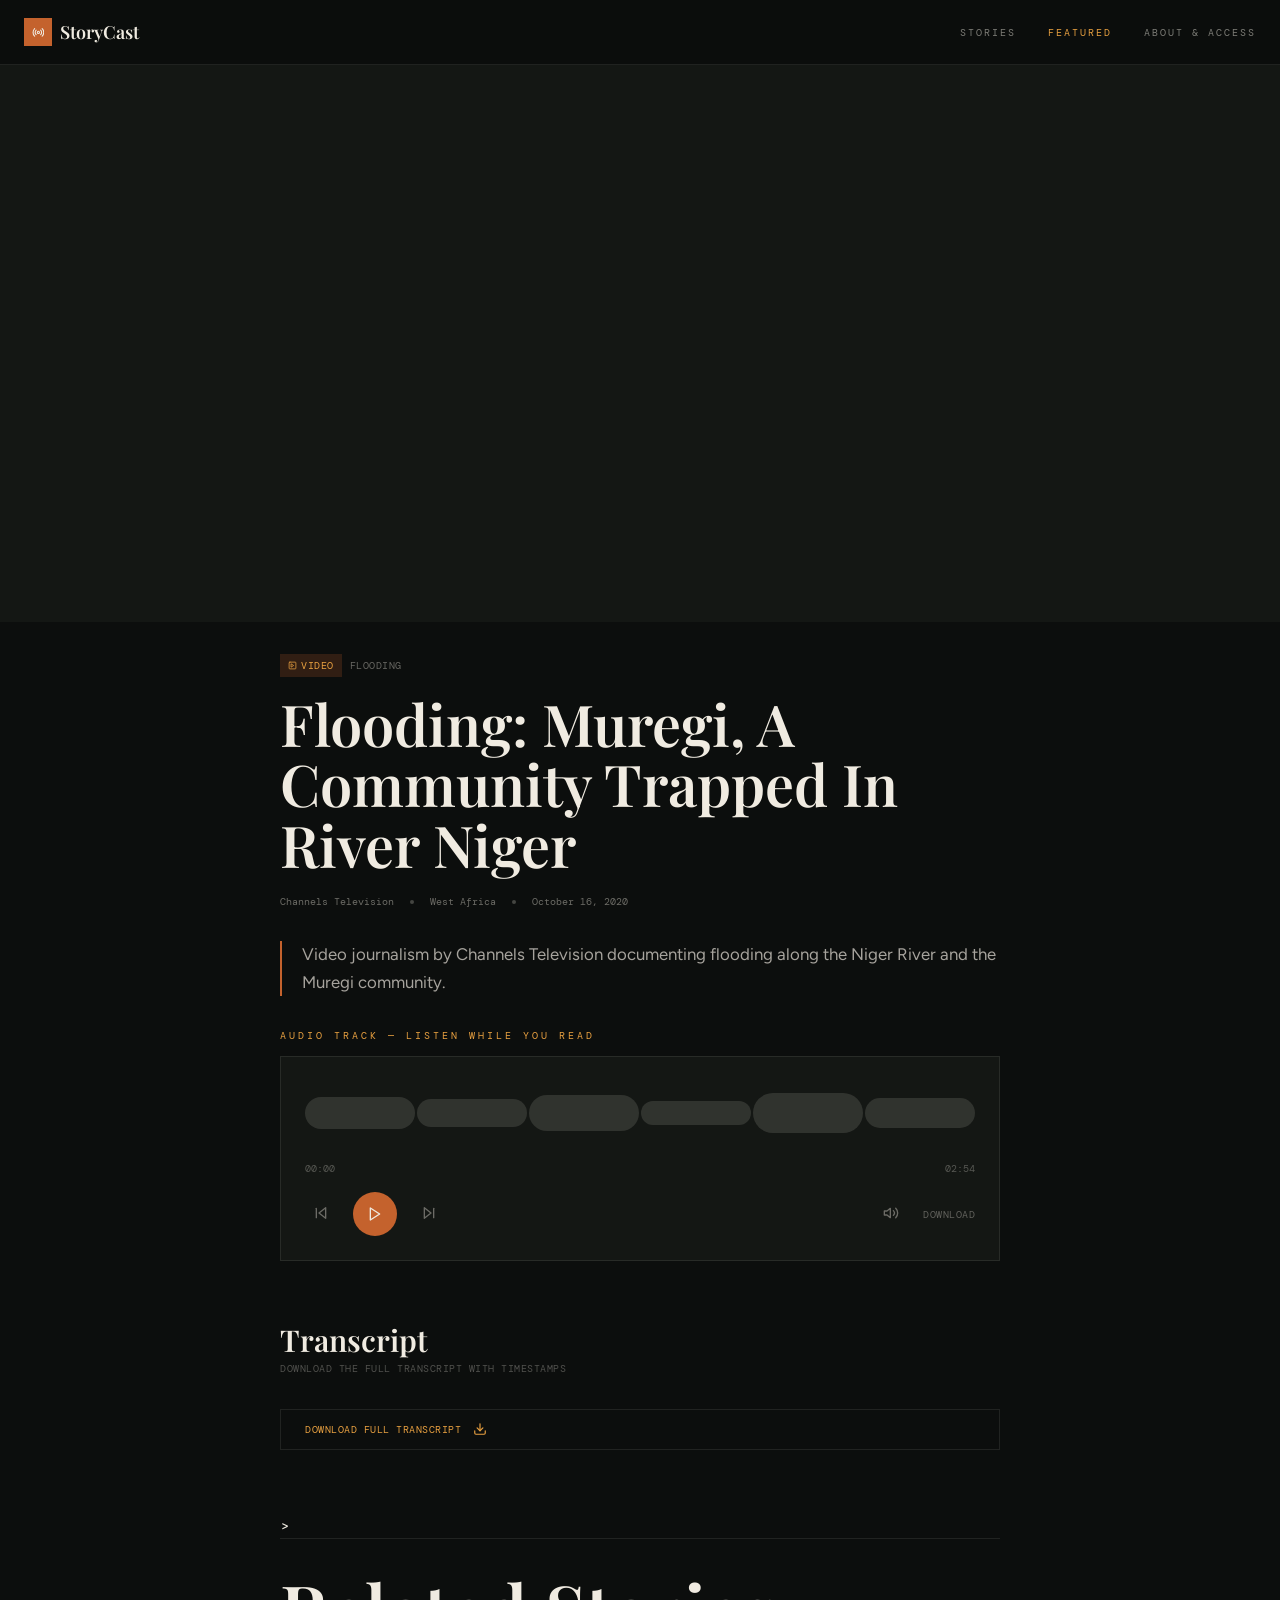
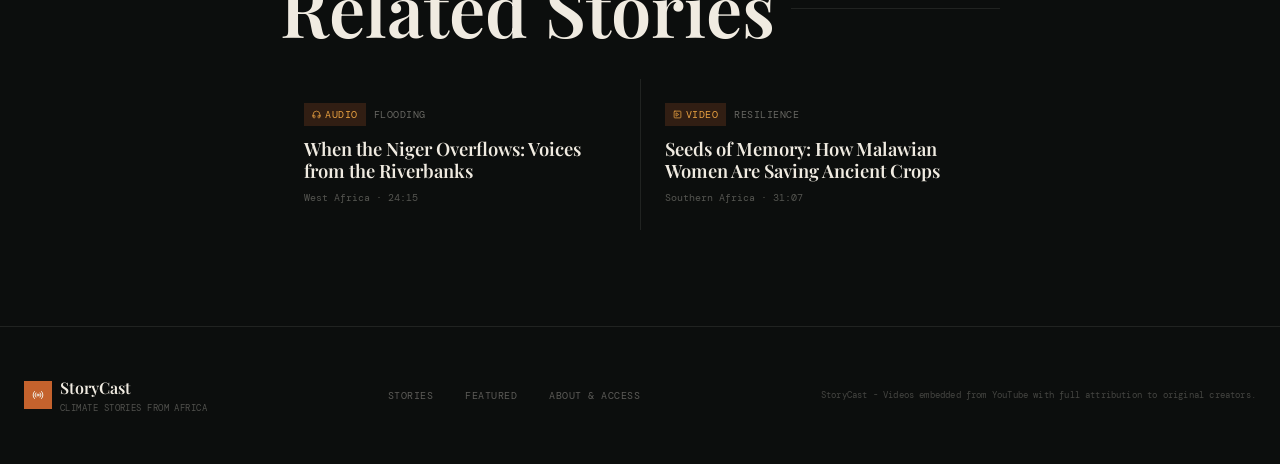
<file: story/flooding-niger.html>
<!DOCTYPE html>
<html lang="en">
<head>
  <meta charset="UTF-8">
  <meta name="viewport" content="width=device-width, initial-scale=1.0">
  <title>Flooding: Muregi Community Trapped In River Niger — StoryCast</title>
  <meta name="description" content="Unprecedented flooding along the Niger River has displaced thousands. This documentary explores a community trapped by rising waters.">
  <link rel="stylesheet" href="../css/main.css">
</head>
<body class="page-wrapper">
  
  <header class="site-header" role="banner">
    <div class="header-container">
      <a href="../index.html" class="site-logo" aria-label="StoryCast — go to homepage">
        <span class="site-logo__icon" aria-hidden="true">
          <svg xmlns="http://www.w3.org/2000/svg" width="24" height="24" viewBox="0 0 24 24" fill="none" stroke="currentColor" stroke-width="2" stroke-linecap="round" stroke-linejoin="round"><circle cx="12" cy="12" r="2"/><path d="M16.24 7.76a6 6 0 0 1 0 8.49m-8.48-.01a6 6 0 0 1 0-8.49m11.31-2.82a10 10 0 0 1 0 14.14m-14.14 0a10 10 0 0 1 0-14.14"/></svg>
        </span>
        <span class="site-logo__text">StoryCast</span>
      </a>

      <nav class="main-nav" aria-label="Main navigation">
        <a href="../index.html" class="main-nav__link">Stories</a>
        <a href="main-story.html" class="main-nav__link main-nav__link--active" aria-current="page">Featured</a>
        <a href="../about.html" class="main-nav__link">About & Access</a>
      </nav>

      <button class="mobile-menu-toggle" aria-label="Open navigation menu" aria-expanded="false" aria-controls="mobile-nav">
        <svg xmlns="http://www.w3.org/2000/svg" width="24" height="24" viewBox="0 0 24 24" fill="none" stroke="currentColor" stroke-width="2" stroke-linecap="round" stroke-linejoin="round"><line x1="3" y1="12" x2="21" y2="12"/><line x1="3" y1="6" x2="21" y2="6"/><line x1="3" y1="18" x2="21" y2="18"/></svg>
      </button>
    </div>

    <nav id="mobile-nav" class="mobile-nav" hidden aria-label="Mobile navigation">
      <a href="../index.html" class="mobile-nav__link">Stories</a>
      <a href="main-story.html" class="mobile-nav__link mobile-nav__link--active" aria-current="page">Featured</a>
      <a href="../about.html" class="mobile-nav__link">About & Access</a>
    </nav>
  </header>

  <main id="main-content" class="main-content">
    
    <article>
      <!-- Hero -->
      <div class="story-hero">
        <div class="story-hero__media">
          <iframe 
            width="100%" 
            height="100%" 
            src="https://www.youtube.com/embed/D3AyHZQYadA" 
            title="Flooding: Muregi, A Community Trapped In River Niger"
            frameborder="0" 
            allow="accelerometer; autoplay; clipboard-write; encrypted-media; gyroscope; picture-in-picture; web-share" 
            referrerpolicy="strict-origin-when-cross-origin" 
            allowfullscreen
            style="position: absolute; top: 0; left: 0; width: 100%; height: 100%;">
          </iframe>
        </div>
      </div>

      <!-- Header -->
      <header class="story-header">
        <div class="media-tag">
          <span class="media-tag__type">
            <svg xmlns="http://www.w3.org/2000/svg" width="24" height="24" viewBox="0 0 24 24" fill="none" stroke="currentColor" stroke-width="2" stroke-linecap="round" stroke-linejoin="round"><rect width="18" height="18" x="3" y="3" rx="2"/><path d="m9 8 6 4-6 4Z"/></svg>
            Video
          </span>
            <span class="media-tag__category">Flooding</span>
        </div>
        
        <h1 class="story-header__title">Flooding: Muregi, A Community Trapped In River Niger</h1>
        
        <div class="story-header__meta">
          <span>Channels Television</span>
          <span class="story-header__meta-dot" aria-hidden="true"></span>
          <span>West Africa</span>
          <span class="story-header__meta-dot" aria-hidden="true"></span>
          <span>October 16, 2020</span>
        </div>
        
        <p class="story-header__description">
          Video journalism by Channels Television documenting flooding along the Niger River and the Muregi community.
        </p>
      </header>

      <!-- Content -->
      <div class="story-content">
        
        <!-- Audio Player -->
        <section class="story-section" aria-label="Audio player">
          <p class="story-section__label">Audio track — listen while you read</p>
          
          <!-- Hidden HTML5 Audio Element -->
          <audio id="story-audio" preload="metadata">
            <source src="../assets/audio/flooding-niger.webm" type="audio/webm">
            Your browser does not support the audio element.
          </audio>
          
          <div class="audio-player">
            <div class="audio-player__waveform" role="slider" aria-label="Audio playback position" aria-valuenow="0" aria-valuemin="0" aria-valuemax="100" tabindex="0">
              <div class="audio-player__bar"></div>
              <div class="audio-player__bar"></div>
              <div class="audio-player__bar"></div>
              <div class="audio-player__bar"></div>
              <div class="audio-player__bar"></div>
              <div class="audio-player__bar"></div>
            </div>
            
            <div class="audio-player__time">
              <span id="current-time">00:00</span>
              <span id="duration">00:00</span>
            </div>
            
            <div class="audio-player__controls">
              <button class="audio-player__button" aria-label="Skip back 10 seconds" id="skip-back">
                <svg xmlns="http://www.w3.org/2000/svg" width="24" height="24" viewBox="0 0 24 24" fill="none" stroke="currentColor" stroke-width="2" stroke-linecap="round" stroke-linejoin="round"><polygon points="19 20 9 12 19 4 19 20"/><line x1="5" y1="19" x2="5" y2="5"/></svg>
              </button>
              <button class="audio-player__button audio-player__button--play" aria-label="Play" id="play-pause">
                <svg xmlns="http://www.w3.org/2000/svg" width="24" height="24" viewBox="0 0 24 24" fill="none" stroke="currentColor" stroke-width="2" stroke-linecap="round" stroke-linejoin="round"><polygon points="5 3 19 12 5 21 5 3"/></svg>
              </button>
              <button class="audio-player__button" aria-label="Skip forward 10 seconds" id="skip-forward">
                <svg xmlns="http://www.w3.org/2000/svg" width="24" height="24" viewBox="0 0 24 24" fill="none" stroke="currentColor" stroke-width="2" stroke-linecap="round" stroke-linejoin="round"><polygon points="5 4 15 12 5 20 5 4"/><line x1="19" y1="5" x2="19" y2="19"/></svg>
              </button>
              <div class="audio-player__secondary">
                <button class="audio-player__button" aria-label="Mute" id="mute">
                  <svg xmlns="http://www.w3.org/2000/svg" width="24" height="24" viewBox="0 0 24 24" fill="none" stroke="currentColor" stroke-width="2" stroke-linecap="round" stroke-linejoin="round"><polygon points="11 5 6 9 2 9 2 15 6 15 11 19 11 5"/><path d="M15.54 8.46a5 5 0 0 1 0 7.07"/><path d="M19.07 4.93a10 10 0 0 1 0 14.14"/></svg>
                </button>
                <a href="../assets/audio/flooding-niger.webm" download class="audio-player__download" aria-label="Download audio file">Download</a>
              </div>
            </div>
          </div>
        </section>

        <!-- Transcript -->
  <section class="story-section" aria-labelledby="transcript-heading">
          <h2 id="transcript-heading" class="story-section__title">Transcript</h2>
          <p class="story-section__subtitle">Download the full transcript with timestamps</p>
          
          <div class="transcript">
            <a href="../assets/transcripts/flooding-niger.txt" download class="btn btn--ghost">
              Download Full Transcript
              <svg xmlns="http://www.w3.org/2000/svg" width="24" height="24" viewBox="0 0 24 24" fill="none" stroke="currentColor" stroke-width="2" stroke-linecap="round" stroke-linejoin="round"><path d="M21 15v4a2 2 0 0 1-2 2H5a2 2 0 0 1-2-2v-4"/><polyline points="7 10 12 15 17 10"/><line x1="12" y1="15" x2="12" y2="3"/></svg>
            </a>
          </div>
        </section>>

        <!-- Related Stories -->
        <section class="related-stories" aria-labelledby="related-heading">
          <div class="related-stories__header">
            <h2 id="related-heading" class="related-stories__title">Related Stories</h2>
            <div class="related-stories__divider" aria-hidden="true"></div>
          </div>
          
          <div class="related-stories__grid">
            
            <article class="related-stories__card">
              <a href="flooding-niger.html">
                <div class="media-tag">
                  <span class="media-tag__type">
                    <svg xmlns="http://www.w3.org/2000/svg" width="24" height="24" viewBox="0 0 24 24" fill="none" stroke="currentColor" stroke-width="2" stroke-linecap="round" stroke-linejoin="round"><path d="M3 18v-6a9 9 0 0 1 18 0v6"/><path d="M21 19a2 2 0 0 1-2 2h-1a2 2 0 0 1-2-2v-3a2 2 0 0 1 2-2h3zM3 19a2 2 0 0 0 2 2h1a2 2 0 0 0 2-2v-3a2 2 0 0 0-2-2H3z"/></svg>
                    Audio
                  </span>
                  <span class="media-tag__category">Flooding</span>
                </div>
                <h3 class="related-stories__title-small">When the Niger Overflows: Voices from the Riverbanks</h3>
                <p class="related-stories__meta">West Africa · 24:15</p>
              </a>
            </article>
            
            <article class="related-stories__card">
              <a href="seeds-malawi.html">
                <div class="media-tag">
                  <span class="media-tag__type">
                    <svg xmlns="http://www.w3.org/2000/svg" width="24" height="24" viewBox="0 0 24 24" fill="none" stroke="currentColor" stroke-width="2" stroke-linecap="round" stroke-linejoin="round"><rect width="18" height="18" x="3" y="3" rx="2"/><path d="m9 8 6 4-6 4Z"/></svg>
                    Video
                  </span>
                  <span class="media-tag__category">Resilience</span>
                </div>
                <h3 class="related-stories__title-small">Seeds of Memory: How Malawian Women Are Saving Ancient Crops</h3>
                <p class="related-stories__meta">Southern Africa · 31:07</p>
              </a>
            </article>
            
          </div>
        </section>

      </div>
    </article>

  </main>

  <footer class="site-footer" role="contentinfo">
    <div class="footer-container">
      <div class="footer-brand">
        <span class="footer-brand__icon" aria-hidden="true">
          <svg xmlns="http://www.w3.org/2000/svg" width="24" height="24" viewBox="0 0 24 24" fill="none" stroke="currentColor" stroke-width="2" stroke-linecap="round" stroke-linejoin="round"><circle cx="12" cy="12" r="2"/><path d="M16.24 7.76a6 6 0 0 1 0 8.49m-8.48-.01a6 6 0 0 1 0-8.49m11.31-2.82a10 10 0 0 1 0 14.14m-14.14 0a10 10 0 0 1 0-14.14"/></svg>
        </span>
        <div>
          <p class="footer-brand__text">StoryCast</p>
          <p class="footer-brand__tagline">Climate Stories from Africa</p>
        </div>
      </div>
      <nav class="footer-nav" aria-label="Footer navigation">
        <a href="../index.html" class="footer-nav__link">Stories</a>
        <a href="main-story.html" class="footer-nav__link">Featured</a>
        <a href="../about.html" class="footer-nav__link">About & Access</a>
      </nav>
      <p class="footer-copyright">StoryCast - Videos embedded from YouTube with full attribution to original creators.</p>
    </div>
  </footer>

  <script src="../js/main.js"></script>
</body>
</html>
</file>
<file: css/main.css>
@import url("https://fonts.googleapis.com/css2?family=Playfair+Display:ital,wght@0,400;0,600;0,700;1,400;1,600&family=Figtree:wght@300;400;500&family=DM+Mono:wght@300;400;500&display=swap");
*, *::before, *::after {
  box-sizing: border-box;
  margin: 0;
  padding: 0;
}

html {
  font-size: 16px;
  scroll-behavior: smooth;
}

body {
  font-family: "Figtree", -apple-system, BlinkMacSystemFont, sans-serif;
  font-size: 1rem;
  font-weight: 400;
  line-height: 1.5;
  color: #F0EBE1;
  background-color: #0C0E0D;
  -webkit-font-smoothing: antialiased;
  -moz-osx-font-smoothing: grayscale;
}

h1, h2, h3, h4 {
  font-family: "Playfair Display", serif;
  font-weight: 600;
  line-height: 1.05;
}

h1 {
  font-size: clamp(2.4rem, 6vw, 4.5rem);
}

h2 {
  font-size: 2.25rem;
}

h3 {
  font-size: 1.25rem;
}

h4 {
  font-size: 1.125rem;
}

p {
  line-height: 1.625;
}

a {
  color: inherit;
  text-decoration: none;
}
a:hover {
  color: #E8A040;
}

img, video {
  max-width: 100%;
  height: auto;
  display: block;
}

button {
  font-family: inherit;
  cursor: pointer;
  border: none;
  background: none;
}
button:disabled {
  opacity: 0.5;
  cursor: not-allowed;
}

:focus-visible {
  outline: 2px solid #E8A040;
  outline-offset: 2px;
}

.sr-only {
  position: absolute;
  width: 1px;
  height: 1px;
  padding: 0;
  margin: -1px;
  overflow: hidden;
  clip: rect(0, 0, 0, 0);
  white-space: nowrap;
  border: 0;
}

.site-header {
  position: fixed;
  top: 0;
  left: 0;
  right: 0;
  z-index: 50;
  background-color: rgba(12, 14, 13, 0.9);
  backdrop-filter: blur(12px);
  border-bottom: 1px solid rgba(240, 235, 225, 0.09);
}

.header-container {
  max-width: 1280px;
  margin: 0 auto;
  padding: 0 1.5rem;
  height: 4rem;
  display: flex;
  align-items: center;
  justify-content: space-between;
}

.site-logo {
  display: flex;
  align-items: center;
  gap: 0.5rem;
  transition: opacity 0.2s;
}
.site-logo:hover {
  opacity: 0.8;
}
.site-logo__icon {
  width: 1.75rem;
  height: 1.75rem;
  background-color: #C4622D;
  display: flex;
  align-items: center;
  justify-content: center;
  flex-shrink: 0;
}
.site-logo__icon svg {
  width: 0.8rem;
  height: 0.8rem;
  color: #F0EBE1;
}
.site-logo__text {
  font-family: "Playfair Display", serif;
  font-size: 1.125rem;
  font-weight: 600;
  color: #F0EBE1;
}

.main-nav {
  display: none;
}
@media (min-width: 768px) {
  .main-nav {
    display: flex;
    align-items: center;
    gap: 2rem;
  }
}
.main-nav__link {
  font-family: "DM Mono", "Courier New", monospace;
  font-size: 0.625rem;
  text-transform: uppercase;
  letter-spacing: 0.2em;
  color: rgba(240, 235, 225, 0.5);
  transition: color 0.2s;
}
.main-nav__link:hover, .main-nav__link:focus {
  color: #F0EBE1;
}
.main-nav__link--active {
  color: #E8A040;
}

.mobile-menu-toggle {
  display: flex;
  padding: 0.25rem;
  color: rgba(240, 235, 225, 0.6);
}
@media (min-width: 768px) {
  .mobile-menu-toggle {
    display: none;
  }
}
.mobile-menu-toggle svg {
  width: 1.25rem;
  height: 1.25rem;
}
.mobile-menu-toggle:hover, .mobile-menu-toggle:focus {
  color: #F0EBE1;
}

.mobile-nav {
  display: flex;
  flex-direction: column;
  gap: 1.25rem;
  padding: 1.25rem 1.5rem;
  background-color: #0C0E0D;
  border-top: 1px solid rgba(240, 235, 225, 0.09);
}
@media (min-width: 768px) {
  .mobile-nav {
    display: none;
  }
}
.mobile-nav__link {
  font-family: "DM Mono", "Courier New", monospace;
  font-size: 0.625rem;
  text-transform: uppercase;
  letter-spacing: 0.2em;
  color: rgba(240, 235, 225, 0.5);
  text-align: left;
}
.mobile-nav__link--active {
  color: #E8A040;
}
.mobile-nav[hidden] {
  display: none;
}

.site-footer {
  border-top: 1px solid rgba(240, 235, 225, 0.09);
  padding: 3rem 0;
  margin-top: auto;
}

.footer-container {
  max-width: 1280px;
  margin: 0 auto;
  padding: 0 1.5rem;
  display: flex;
  flex-direction: column;
  gap: 1.5rem;
}
@media (min-width: 768px) {
  .footer-container {
    flex-direction: row;
    align-items: center;
    justify-content: space-between;
  }
}

.footer-brand {
  display: flex;
  align-items: center;
  gap: 0.5rem;
}
.footer-brand__icon {
  width: 1.75rem;
  height: 1.75rem;
  background-color: #C4622D;
  display: flex;
  align-items: center;
  justify-content: center;
  flex-shrink: 0;
}
.footer-brand__icon svg {
  width: 0.75rem;
  height: 0.75rem;
  color: #F0EBE1;
}
.footer-brand__text {
  font-family: "Playfair Display", serif;
  font-weight: 600;
  color: #F0EBE1;
}
.footer-brand__tagline {
  font-family: "DM Mono", "Courier New", monospace;
  font-size: 0.563rem;
  color: rgba(240, 235, 225, 0.3);
  text-transform: uppercase;
  letter-spacing: 0.05em;
}

.footer-nav {
  display: flex;
  flex-wrap: wrap;
  gap: 2rem;
}
.footer-nav__link {
  font-family: "DM Mono", "Courier New", monospace;
  font-size: 0.625rem;
  text-transform: uppercase;
  letter-spacing: 0.05em;
  color: rgba(240, 235, 225, 0.35);
  transition: color 0.2s;
}
.footer-nav__link:hover, .footer-nav__link:focus {
  color: #F0EBE1;
}

.footer-copyright {
  font-family: "DM Mono", "Courier New", monospace;
  font-size: 0.563rem;
  color: rgba(240, 235, 225, 0.25);
  letter-spacing: 0.02em;
}

.btn {
  display: inline-flex;
  align-items: center;
  gap: 0.75rem;
  padding: 0.75rem 1.5rem;
  font-family: "DM Mono", "Courier New", monospace;
  font-size: 0.625rem;
  text-transform: uppercase;
  letter-spacing: 0.05em;
  transition: background-color 0.2s;
}
.btn--primary {
  background-color: #C4622D;
  color: #F0EBE1;
}
.btn--primary:hover, .btn--primary:focus {
  background-color: #d4733e;
  color: #F0EBE1;
}
.btn--ghost {
  color: #E8A040;
}
.btn--ghost:hover, .btn--ghost:focus {
  color: #F0EBE1;
}
.btn svg {
  width: 0.875rem;
  height: 0.875rem;
}

.media-tag {
  display: flex;
  align-items: center;
  gap: 0.5rem;
}
.media-tag__type {
  display: flex;
  align-items: center;
  gap: 0.25rem;
  background-color: rgba(196, 98, 45, 0.2);
  color: #E8A040;
  padding: 0.25rem 0.5rem;
  font-family: "DM Mono", "Courier New", monospace;
  font-size: 0.625rem;
  text-transform: uppercase;
  letter-spacing: 0.05em;
}
.media-tag__type svg {
  width: 0.563rem;
  height: 0.563rem;
}
.media-tag__category {
  font-family: "DM Mono", "Courier New", monospace;
  font-size: 0.625rem;
  text-transform: uppercase;
  letter-spacing: 0.05em;
  color: rgba(240, 235, 225, 0.4);
}

.story-card {
  background-color: #0C0E0D;
  container-type: inline-size;
  container-name: story-card;
}
.story-card__link {
  display: block;
}
.story-card__link:focus-visible {
  outline: 2px solid #E8A040;
  outline-offset: -2px;
}
.story-card__media {
  position: relative;
  aspect-ratio: 16/9;
  background-color: #141714;
  overflow: hidden;
}
.story-card__image {
  width: 100%;
  height: 100%;
  object-fit: cover;
  opacity: 0.65;
  transition: opacity 0.5s, transform 0.5s;
}
.story-card__link:hover .story-card__image {
  opacity: 0.85;
  transform: scale(1.04);
}
.story-card__gradient {
  position: absolute;
  inset: 0;
  background: linear-gradient(to top, rgba(12, 14, 13, 0.7), transparent);
  pointer-events: none;
}
.story-card__duration {
  position: absolute;
  bottom: 0.75rem;
  right: 0.75rem;
  font-family: "DM Mono", "Courier New", monospace;
  font-size: 0.625rem;
  color: rgba(255, 255, 255, 0.8);
  background-color: rgba(0, 0, 0, 0.5);
  padding: 0.25rem 0.5rem;
  backdrop-filter: blur(4px);
}
.story-card__tags {
  position: absolute;
  top: 0.75rem;
  left: 0.75rem;
  display: flex;
  align-items: center;
  gap: 0.5rem;
}
.story-card__content {
  padding: 1.5rem;
}
.story-card__region {
  font-family: "DM Mono", "Courier New", monospace;
  font-size: 0.625rem;
  text-transform: uppercase;
  letter-spacing: 0.05em;
  color: rgba(240, 235, 225, 0.38);
  margin-bottom: 0.5rem;
}
.story-card__title {
  font-family: "Playfair Display", serif;
  font-size: 1.2rem;
  line-height: 1.2;
  color: #F0EBE1;
  margin-bottom: 0.75rem;
  transition: color 0.2s;
}
.story-card__link:hover .story-card__title {
  color: #E8A040;
}
.story-card__description {
  color: rgba(240, 235, 225, 0.52);
  font-size: 0.875rem;
  line-height: 1.625;
  margin-bottom: 1rem;
  display: -webkit-box;
  -webkit-line-clamp: 2;
  -webkit-box-orient: vertical;
  overflow: hidden;
}
.story-card__footer {
  display: flex;
  align-items: center;
  justify-content: space-between;
}
.story-card__byline {
  font-family: "DM Mono", "Courier New", monospace;
  font-size: 0.625rem;
  color: rgba(240, 235, 225, 0.32);
}
.story-card__arrow {
  color: #C4622D;
  transition: transform 0.2s;
}
.story-card__link:hover .story-card__arrow {
  transform: translateX(4px);
}
.story-card__arrow svg {
  width: 0.8rem;
  height: 0.8rem;
}

@container story-card (min-width: 500px) {
  .story-card__title {
    font-size: 1.4rem;
  }
  .story-card__description {
    -webkit-line-clamp: 3;
  }
}
.audio-player {
  background-color: #141714;
  border: 1px solid rgba(240, 235, 225, 0.09);
  padding: 1.5rem;
}
.audio-player__header {
  display: flex;
  align-items: center;
  justify-content: space-between;
  margin-bottom: 1rem;
}
.audio-player__waveform {
  display: flex;
  align-items: center;
  gap: 2px;
  height: 4rem;
  margin-bottom: 1rem;
  cursor: pointer;
}
.audio-player__waveform:focus-visible {
  outline: 2px solid #E8A040;
  outline-offset: 2px;
}
.audio-player__bar {
  flex: 1;
  background-color: rgba(240, 235, 225, 0.13);
  border-radius: 999px;
  transition: background-color 0.15s;
}
.audio-player__bar--active {
  background-color: #C4622D;
}
.audio-player__bar:nth-child(1) {
  height: 32px;
}
.audio-player__bar:nth-child(2) {
  height: 28px;
}
.audio-player__bar:nth-child(3) {
  height: 36px;
}
.audio-player__bar:nth-child(4) {
  height: 24px;
}
.audio-player__bar:nth-child(5) {
  height: 40px;
}
.audio-player__bar:nth-child(6) {
  height: 30px;
}
.audio-player__time {
  display: flex;
  justify-content: space-between;
  font-family: "DM Mono", "Courier New", monospace;
  font-size: 0.625rem;
  color: rgba(240, 235, 225, 0.3);
  margin-bottom: 1rem;
}
.audio-player__controls {
  display: flex;
  align-items: center;
  gap: 1rem;
}
.audio-player__button {
  color: rgba(240, 235, 225, 0.4);
  transition: color 0.2s;
  padding: 0.5rem;
}
.audio-player__button:hover, .audio-player__button:focus {
  color: #F0EBE1;
}
.audio-player__button svg {
  width: 1rem;
  height: 1rem;
}
.audio-player__button--play {
  width: 2.75rem;
  height: 2.75rem;
  border-radius: 50%;
  background-color: #C4622D;
  display: flex;
  align-items: center;
  justify-content: center;
  transition: background-color 0.2s;
}
.audio-player__button--play:hover, .audio-player__button--play:focus {
  background-color: #d4733e;
}
.audio-player__button--play svg {
  color: #F0EBE1;
}
.audio-player__secondary {
  margin-left: auto;
  display: flex;
  align-items: center;
  gap: 1rem;
}
.audio-player__download {
  font-family: "DM Mono", "Courier New", monospace;
  font-size: 0.625rem;
  text-transform: uppercase;
  letter-spacing: 0.05em;
  color: rgba(240, 235, 225, 0.35);
  transition: color 0.2s;
}
.audio-player__download:hover, .audio-player__download:focus {
  color: #E8A040;
}

.hero {
  position: relative;
  min-height: 100vh;
  display: flex;
  flex-direction: column;
  justify-content: flex-end;
  padding: 5rem 0 6rem;
}
.hero__background {
  position: absolute;
  inset: 0;
  background-color: #0C0E0D;
}
.hero__background img {
  width: 100%;
  height: 100%;
  object-fit: cover;
  opacity: 0.45;
  mix-blend-mode: luminosity;
}
.hero__gradient {
  position: absolute;
  inset: 0;
  background: linear-gradient(to top, #0C0E0D, rgba(12, 14, 13, 0.55), transparent);
}
.hero__content {
  position: relative;
  max-width: 1280px;
  margin: 0 auto;
  padding: 0 1.5rem;
  width: 100%;
}
.hero__inner {
  max-width: 48rem;
}
.hero__label {
  font-family: "DM Mono", "Courier New", monospace;
  font-size: 0.625rem;
  text-transform: uppercase;
  letter-spacing: 0.3em;
  color: #E8A040;
  margin-bottom: 1.25rem;
}
.hero__title {
  font-family: "Playfair Display", serif;
  font-size: clamp(2.4rem, 6vw, 4.5rem);
  line-height: 1.04;
  font-weight: 600;
  color: #F0EBE1;
  margin-bottom: 1.5rem;
}
.hero__description {
  color: rgba(240, 235, 225, 0.68);
  font-size: 1.05rem;
  line-height: 1.625;
  margin-bottom: 2rem;
  max-width: 40rem;
}
.hero__actions {
  display: flex;
  align-items: center;
  flex-wrap: wrap;
  gap: 1.5rem;
}
.hero__meta {
  display: flex;
  align-items: center;
  gap: 0.5rem;
  font-family: "DM Mono", "Courier New", monospace;
  font-size: 0.625rem;
  color: rgba(240, 235, 225, 0.45);
}
.hero__meta span {
  display: flex;
  align-items: center;
  gap: 0.5rem;
}
.hero__meta-dot {
  width: 0.25rem;
  height: 0.25rem;
  border-radius: 50%;
  background-color: rgba(240, 235, 225, 0.3);
}
.hero__scroll {
  position: absolute;
  bottom: 2.5rem;
  left: 50%;
  transform: translateX(-50%);
  display: flex;
  flex-direction: column;
  align-items: center;
  gap: 0.5rem;
  color: rgba(240, 235, 225, 0.28);
}
.hero__scroll span {
  font-family: "DM Mono", "Courier New", monospace;
  font-size: 0.563rem;
  text-transform: uppercase;
  letter-spacing: 0.3em;
}
.hero__scroll-line {
  width: 1px;
  height: 2rem;
  background: linear-gradient(to bottom, rgba(240, 235, 225, 0.3), transparent);
}

.section {
  max-width: 1280px;
  margin: 0 auto;
  padding: 5rem 1.5rem;
}
.section__header {
  display: flex;
  align-items: flex-end;
  justify-content: space-between;
  margin-bottom: 3rem;
  padding-bottom: 1.5rem;
  border-bottom: 1px solid rgba(240, 235, 225, 0.09);
}
.section__label {
  font-family: "DM Mono", "Courier New", monospace;
  font-size: 0.625rem;
  text-transform: uppercase;
  letter-spacing: 0.3em;
  color: #E8A040;
  margin-bottom: 0.5rem;
}
.section__title {
  font-family: "Playfair Display", serif;
  font-size: 2.25rem;
  font-weight: 600;
  color: #F0EBE1;
}
.section__meta {
  font-family: "DM Mono", "Courier New", monospace;
  font-size: 0.625rem;
  color: rgba(240, 235, 225, 0.28);
  display: none;
}
@media (min-width: 768px) {
  .section__meta {
    display: block;
  }
}

.stories-grid {
  display: grid;
  grid-template-columns: 1fr;
  gap: 1px;
  background-color: rgba(240, 235, 225, 0.09);
}
@media (min-width: 768px) {
  .stories-grid {
    grid-template-columns: repeat(2, 1fr);
  }
}
@media (min-width: 1024px) {
  .stories-grid {
    grid-template-columns: repeat(3, 1fr);
  }
}

.audio-spotlight {
  background-color: #1A2E23;
  padding: 5rem 0;
}
.audio-spotlight__container {
  max-width: 1280px;
  margin: 0 auto;
  padding: 0 1.5rem;
  display: grid;
  gap: 4rem;
}
@media (min-width: 768px) {
  .audio-spotlight__container {
    grid-template-columns: repeat(2, 1fr);
    align-items: center;
  }
}
.audio-spotlight__label {
  font-family: "DM Mono", "Courier New", monospace;
  font-size: 0.625rem;
  text-transform: uppercase;
  letter-spacing: 0.3em;
  color: #E8A040;
  margin-bottom: 0.75rem;
}
.audio-spotlight__title {
  font-family: "Playfair Display", serif;
  font-size: 2.25rem;
  font-weight: 600;
  color: #F0EBE1;
  line-height: 1.05;
  margin-bottom: 1.25rem;
}
.audio-spotlight__text {
  color: rgba(240, 235, 225, 0.62);
  line-height: 1.625;
  margin-bottom: 1rem;
}
.audio-spotlight__caption {
  font-family: "DM Mono", "Courier New", monospace;
  font-size: 0.625rem;
  color: rgba(240, 235, 225, 0.28);
  text-align: center;
  margin-top: 0.75rem;
  letter-spacing: 0.02em;
}

.stats {
  border-top: 1px solid rgba(240, 235, 225, 0.09);
  border-bottom: 1px solid rgba(240, 235, 225, 0.09);
  padding: 4rem 0;
}
.stats__container {
  max-width: 1280px;
  margin: 0 auto;
  padding: 0 1.5rem;
}
.stats__grid {
  display: grid;
  grid-template-columns: repeat(2, 1fr);
  gap: 2rem;
}
@media (min-width: 768px) {
  .stats__grid {
    grid-template-columns: repeat(4, 1fr);
  }
}
.stats__item {
  text-align: center;
}
.stats__label {
  font-family: "DM Mono", "Courier New", monospace;
  font-size: 0.625rem;
  text-transform: uppercase;
  letter-spacing: 0.05em;
  color: rgba(240, 235, 225, 0.38);
  margin-bottom: 0.25rem;
}
.stats__value {
  font-family: "Playfair Display", serif;
  font-size: 2.6rem;
  font-weight: 600;
  color: #E8A040;
}

.story-hero {
  padding-top: 4rem;
}
.story-hero__media {
  position: relative;
  height: 62vh;
  min-height: 380px;
  background-color: #141714;
}
.story-hero__media img {
  width: 100%;
  height: 100%;
  object-fit: cover;
  opacity: 0.52;
}
.story-hero__gradient {
  position: absolute;
  inset: 0;
  background: linear-gradient(to bottom, rgba(12, 14, 13, 0.2), transparent, #0C0E0D);
}
.story-hero__play {
  position: absolute;
  inset: 0;
  display: flex;
  align-items: center;
  justify-content: center;
}
.story-hero__play button {
  width: 5rem;
  height: 5rem;
  border-radius: 50%;
  background-color: rgba(196, 98, 45, 0.9);
  backdrop-filter: blur(4px);
  display: flex;
  align-items: center;
  justify-content: center;
  transition: all 0.2s;
}
.story-hero__play button:hover, .story-hero__play button:focus {
  background-color: #C4622D;
  transform: scale(1.05);
}
.story-hero__play button svg {
  width: 1.625rem;
  height: 1.625rem;
  color: #F0EBE1;
  margin-left: 0.25rem;
}

.story-header {
  max-width: 48rem;
  margin: 0 auto;
  padding: 0 1.5rem;
  position: relative;
  z-index: 10;
  margin-top: 2rem;
  padding-bottom: 2rem;
  background-color: #0C0E0D;
}
.story-header__title {
  font-family: "Playfair Display", serif;
  font-size: clamp(2rem, 5vw, 3.6rem);
  font-weight: 600;
  line-height: 1.05;
  color: #F0EBE1;
  margin-top: 1rem;
  margin-bottom: 1.25rem;
}
.story-header__meta {
  display: flex;
  flex-wrap: wrap;
  align-items: center;
  gap: 1rem;
  font-family: "DM Mono", "Courier New", monospace;
  font-size: 0.625rem;
  color: rgba(240, 235, 225, 0.42);
  margin-bottom: 2rem;
}
.story-header__meta span {
  display: flex;
  align-items: center;
  gap: 0.5rem;
}
.story-header__meta-dot {
  width: 0.25rem;
  height: 0.25rem;
  border-radius: 50%;
  background-color: rgba(240, 235, 225, 0.25);
}
.story-header__description {
  color: rgba(240, 235, 225, 0.68);
  font-size: 1.05rem;
  line-height: 1.625;
  border-left: 2px solid #C4622D;
  padding-left: 1.25rem;
}

.story-content {
  max-width: 48rem;
  margin: 0 auto;
  padding: 0 1.5rem 6rem;
}

.story-section {
  margin-bottom: 4rem;
}
.story-section__label {
  font-family: "DM Mono", "Courier New", monospace;
  font-size: 0.625rem;
  text-transform: uppercase;
  letter-spacing: 0.3em;
  color: #E8A040;
  margin-bottom: 0.75rem;
}
.story-section__title {
  font-family: "Playfair Display", serif;
  font-size: 1.875rem;
  font-weight: 600;
  color: #F0EBE1;
  margin-bottom: 0.25rem;
}
.story-section__subtitle {
  font-family: "DM Mono", "Courier New", monospace;
  font-size: 0.625rem;
  text-transform: uppercase;
  letter-spacing: 0.05em;
  color: rgba(240, 235, 225, 0.3);
  margin-bottom: 2rem;
}

.transcript {
  border: 1px solid rgba(240, 235, 225, 0.09);
}
.transcript__toggle {
  width: 100%;
  display: flex;
  align-items: center;
  justify-content: space-between;
  padding: 1rem 1.5rem;
  background-color: #141714;
  transition: background-color 0.2s;
}
.transcript__toggle:hover, .transcript__toggle:focus {
  background-color: #1a1d1a;
}
.transcript__toggle span {
  font-family: "DM Mono", "Courier New", monospace;
  font-size: 0.625rem;
  text-transform: uppercase;
  letter-spacing: 0.05em;
  color: rgba(240, 235, 225, 0.55);
}
.transcript__toggle svg {
  width: 0.8rem;
  height: 0.8rem;
  color: rgba(240, 235, 225, 0.38);
  transition: transform 0.2s;
}
.transcript__toggle[aria-expanded=true] svg {
  transform: rotate(180deg);
}
.transcript__content {
  background-color: #0f1210;
  border-top: 1px solid rgba(240, 235, 225, 0.09);
  padding: 2rem;
}
.transcript__content[hidden] {
  display: none;
}
.transcript__entry {
  display: grid;
  grid-template-columns: 4.5rem 1fr;
  gap: 1.5rem;
  margin-bottom: 2rem;
}
.transcript__entry:last-child {
  margin-bottom: 0;
}
.transcript__time {
  font-family: "DM Mono", "Courier New", monospace;
  font-size: 0.625rem;
  color: #C4622D;
}
.transcript__speaker {
  font-family: "DM Mono", "Courier New", monospace;
  font-size: 0.625rem;
  text-transform: uppercase;
  letter-spacing: 0.05em;
  color: #E8A040;
  margin-bottom: 0.5rem;
}
.transcript__text {
  color: rgba(240, 235, 225, 0.78);
  font-size: 0.875rem;
  line-height: 1.625;
}
.transcript__footer {
  padding: 1.25rem 2rem;
  border-top: 1px solid rgba(240, 235, 225, 0.09);
  font-family: "DM Mono", "Courier New", monospace;
  font-size: 0.563rem;
  color: rgba(240, 235, 225, 0.28);
  letter-spacing: 0.02em;
}

.related-stories__header {
  display: flex;
  align-items: center;
  gap: 1rem;
  margin-bottom: 2rem;
  padding-top: 2rem;
  border-top: 1px solid rgba(240, 235, 225, 0.09);
}
.related-stories__title {
  font-family: "Playfair Display", serif;
  font-size: clamp(2.4rem, 6vw, 4.5rem);
  font-weight: 600;
  color: #F0EBE1;
}
.related-stories__divider {
  flex: 1;
  height: 1px;
  background-color: rgba(240, 235, 225, 0.09);
}
.related-stories__grid {
  display: grid;
  gap: 1px;
  background-color: rgba(240, 235, 225, 0.09);
}
@media (min-width: 768px) {
  .related-stories__grid {
    grid-template-columns: repeat(2, 1fr);
  }
}
.related-stories__card {
  background-color: #0C0E0D;
  padding: 1.5rem;
}
.related-stories__card:hover, .related-stories__card:focus-within {
  background-color: rgba(20, 23, 20, 0.5);
}
.related-stories__title-small {
  font-family: "Playfair Display", serif;
  font-size: 1.15rem;
  color: #F0EBE1;
  line-height: 1.2;
  margin-top: 0.75rem;
  margin-bottom: 0.5rem;
  transition: color 0.2s;
}
.related-stories__title-small:hover {
  color: #E8A040;
}
.related-stories__meta {
  font-family: "DM Mono", "Courier New", monospace;
  font-size: 0.625rem;
  color: rgba(240, 235, 225, 0.32);
}

.about-hero {
  position: relative;
  padding-top: 8rem;
  padding-bottom: 6rem;
}
.about-hero__background {
  position: absolute;
  inset: 0;
  background-color: #0C0E0D;
}
.about-hero__background img {
  width: 100%;
  height: 100%;
  object-fit: cover;
  opacity: 0.18;
}
.about-hero__gradient {
  position: absolute;
  inset: 0;
  background: linear-gradient(to bottom, rgba(12, 14, 13, 0.4), #0C0E0D);
}
.about-hero__content {
  position: relative;
  max-width: 64rem;
  margin: 0 auto;
  padding: 0 1.5rem;
}
.about-hero__label {
  font-family: "DM Mono", "Courier New", monospace;
  font-size: 0.625rem;
  text-transform: uppercase;
  letter-spacing: 0.3em;
  color: #E8A040;
  margin-bottom: 1rem;
}
.about-hero__title {
  font-family: "Playfair Display", serif;
  font-size: clamp(2.6rem, 7vw, 5rem);
  font-weight: 600;
  line-height: 1.03;
  color: #F0EBE1;
  margin-bottom: 2rem;
}
.about-hero__description {
  color: rgba(240, 235, 225, 0.65);
  font-size: 1.25rem;
  line-height: 1.625;
  max-width: 48rem;
}

.mission {
  max-width: 64rem;
  margin: 0 auto;
  padding: 5rem 1.5rem;
}
.mission__grid {
  display: grid;
  gap: 3rem;
}
@media (min-width: 768px) {
  .mission__grid {
    grid-template-columns: 12.5rem 1fr;
  }
}
.mission__label {
  font-family: "DM Mono", "Courier New", monospace;
  font-size: 0.625rem;
  text-transform: uppercase;
  letter-spacing: 0.3em;
  color: #E8A040;
  margin-bottom: 0.5rem;
}
.mission__title {
  font-family: "Playfair Display", serif;
  font-size: 1.875rem;
  font-weight: 600;
  color: #F0EBE1;
}
.mission__text {
  color: rgba(240, 235, 225, 0.65);
  line-height: 1.625;
  margin-bottom: 1.25rem;
}
.mission__text:last-child {
  margin-bottom: 0;
}

.features {
  max-width: 1280px;
  margin: 0 auto;
  padding: 5rem 1.5rem;
}
.features__header {
  margin-bottom: 3rem;
}
.features__label {
  font-family: "DM Mono", "Courier New", monospace;
  font-size: 0.625rem;
  text-transform: uppercase;
  letter-spacing: 0.3em;
  color: #E8A040;
  margin-bottom: 0.5rem;
}
.features__title {
  font-family: "Playfair Display", serif;
  font-size: 2.25rem;
  font-weight: 600;
  color: #F0EBE1;
}
.features__description {
  color: rgba(240, 235, 225, 0.52);
  line-height: 1.625;
  margin-top: 1rem;
  max-width: 32rem;
}
.features__grid {
  display: grid;
  gap: 1px;
  background-color: rgba(240, 235, 225, 0.09);
}
@media (min-width: 640px) {
  .features__grid {
    grid-template-columns: repeat(2, 1fr);
  }
}
@media (min-width: 1024px) {
  .features__grid {
    grid-template-columns: repeat(3, 1fr);
  }
}

.feature-card {
  background-color: #0C0E0D;
  padding: 2rem;
  transition: background-color 0.2s;
}
.feature-card:hover {
  background-color: #141714;
}
.feature-card__icon {
  width: 2.5rem;
  height: 2.5rem;
  background-color: rgba(196, 98, 45, 0.14);
  display: flex;
  align-items: center;
  justify-content: center;
  color: #C4622D;
  margin-bottom: 1.25rem;
  transition: background-color 0.2s;
}
.feature-card:hover .feature-card__icon {
  background-color: rgba(196, 98, 45, 0.22);
}
.feature-card__icon svg {
  width: 1.063rem;
  height: 1.063rem;
}
.feature-card__title {
  font-family: "Playfair Display", serif;
  font-size: 1.125rem;
  color: #F0EBE1;
  margin-bottom: 0.5rem;
}
.feature-card__description {
  color: rgba(240, 235, 225, 0.52);
  font-size: 0.875rem;
  line-height: 1.625;
}

.page-wrapper {
  display: flex;
  flex-direction: column;
  min-height: 100vh;
}

.main-content {
  flex: 1;
}

/*# sourceMappingURL=main.css.map */
</file>
